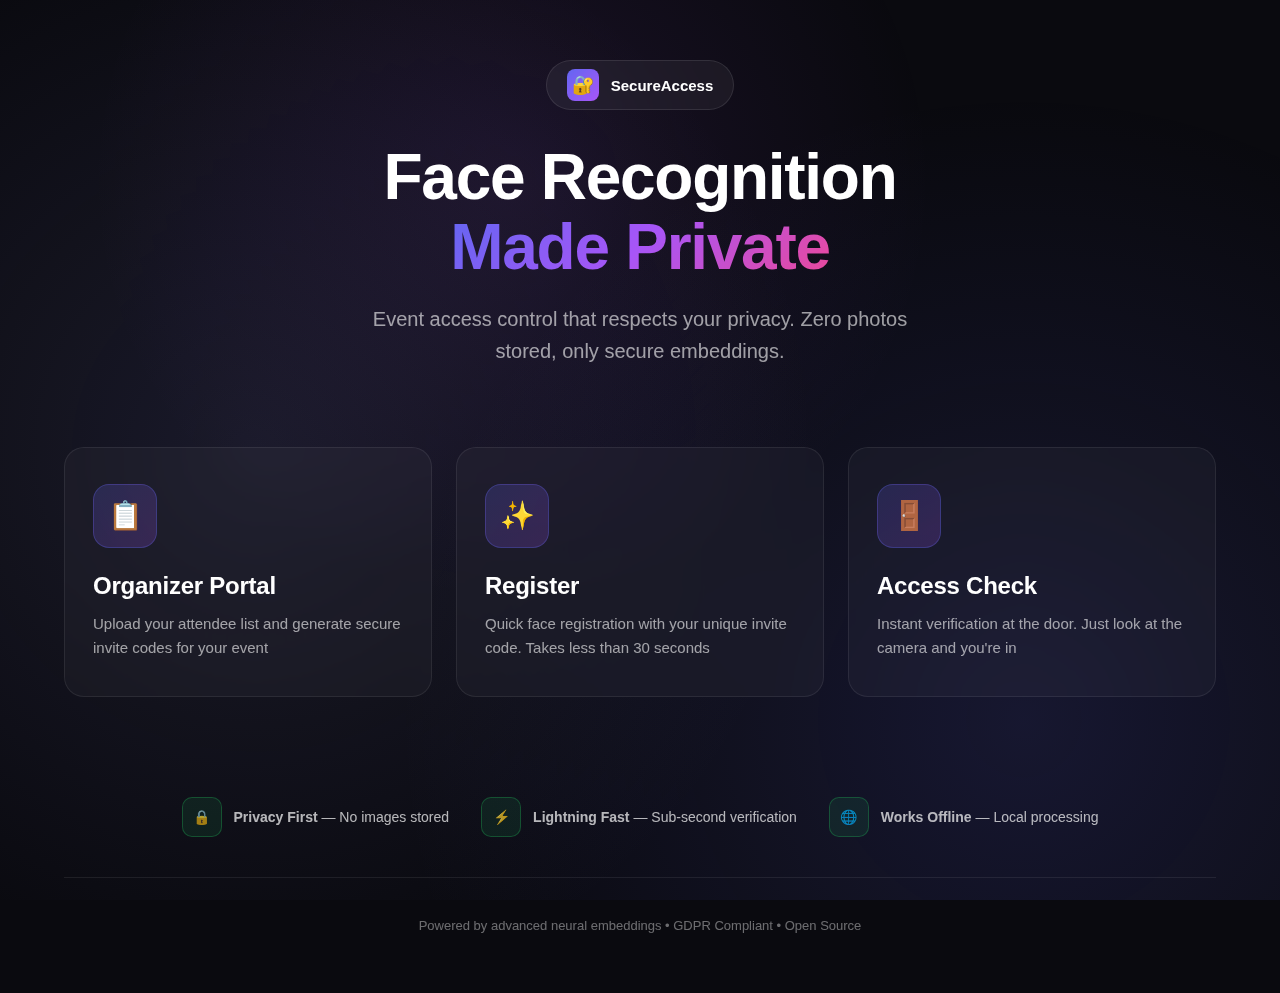
<file: frontend/index.html>
<!-- first phase completed, the issues in this phase is that face recognition is still giving the false positive. This will be fixed in phase 2. -->
<!DOCTYPE html>
<html lang="en">
<head>
    <meta charset="UTF-8">
    <meta name="viewport" content="width=device-width, initial-scale=1.0">
    <title>Face Access Control System</title>
    <!-- Favicon -->
    <link rel="icon" type="image/svg+xml" href="public/favicon.svg">
    <link rel="alternate icon" href="/favicon.ico">

    <style>
        * {
            margin: 0;
            padding: 0;
            box-sizing: border-box;
        }
        
        body {
            font-family: 'Inter', -apple-system, BlinkMacSystemFont, 'Segoe UI', Roboto, sans-serif;
            background: #0a0a0f;
            color: #ffffff;
            min-height: 100vh;
            overflow-x: hidden;
        }
        
        /* Animated gradient background */
        .bg-gradient {
            position: fixed;
            top: 0;
            left: 0;
            width: 100%;
            height: 100%;
            background: radial-gradient(circle at 20% 50%, rgba(120, 119, 198, 0.15) 0%, transparent 50%),
                        radial-gradient(circle at 80% 80%, rgba(99, 102, 241, 0.15) 0%, transparent 50%),
                        radial-gradient(circle at 40% 20%, rgba(168, 85, 247, 0.1) 0%, transparent 40%);
            z-index: 0;
        }
        
        .container {
            position: relative;
            z-index: 1;
            max-width: 1200px;
            margin: 0 auto;
            padding: 60px 24px;
        }
        
        /* Header */
        header {
            text-align: center;
            margin-bottom: 80px;
        }
        
        .logo {
            display: inline-flex;
            align-items: center;
            gap: 12px;
            margin-bottom: 32px;
            padding: 8px 20px;
            background: rgba(255, 255, 255, 0.05);
            border: 1px solid rgba(255, 255, 255, 0.1);
            border-radius: 50px;
            backdrop-filter: blur(10px);
        }
        
        .logo-icon {
            width: 32px;
            height: 32px;
            background: linear-gradient(135deg, #6366f1 0%, #a855f7 100%);
            border-radius: 8px;
            display: flex;
            align-items: center;
            justify-content: center;
            font-size: 18px;
        }
        
        h1 {
            font-size: clamp(40px, 6vw, 64px);
            font-weight: 700;
            margin-bottom: 20px;
            line-height: 1.1;
            letter-spacing: -0.02em;
        }
        
        .gradient-text {
            background: linear-gradient(135deg, #6366f1 0%, #a855f7 50%, #ec4899 100%);
            -webkit-background-clip: text;
            -webkit-text-fill-color: transparent;
            background-clip: text;
        }
        
        .subtitle {
            font-size: 20px;
            color: rgba(255, 255, 255, 0.6);
            max-width: 600px;
            margin: 0 auto;
            line-height: 1.6;
        }
        
        /* Cards Grid */
        .cards-grid {
            display: grid;
            grid-template-columns: repeat(auto-fit, minmax(320px, 1fr));
            gap: 24px;
            margin-bottom: 60px;
        }
        
        .card {
            position: relative;
            background: rgba(255, 255, 255, 0.03);
            border: 1px solid rgba(255, 255, 255, 0.08);
            border-radius: 20px;
            padding: 36px 28px;
            text-decoration: none;
            color: inherit;
            transition: all 0.4s cubic-bezier(0.4, 0, 0.2, 1);
            backdrop-filter: blur(10px);
            overflow: hidden;
        }
        
        .card::before {
            content: '';
            position: absolute;
            top: 0;
            left: 0;
            right: 0;
            height: 2px;
            background: linear-gradient(90deg, transparent, rgba(99, 102, 241, 0.8), transparent);
            opacity: 0;
            transition: opacity 0.4s;
        }
        
        .card:hover {
            transform: translateY(-4px);
            border-color: rgba(99, 102, 241, 0.3);
            background: rgba(255, 255, 255, 0.06);
        }
        
        .card:hover::before {
            opacity: 1;
        }
        
        .card-icon {
            width: 64px;
            height: 64px;
            background: linear-gradient(135deg, rgba(99, 102, 241, 0.2) 0%, rgba(168, 85, 247, 0.2) 100%);
            border: 1px solid rgba(99, 102, 241, 0.3);
            border-radius: 16px;
            display: flex;
            align-items: center;
            justify-content: center;
            font-size: 28px;
            margin-bottom: 24px;
            transition: all 0.4s;
        }
        
        .card:hover .card-icon {
            transform: scale(1.05) rotate(5deg);
            background: linear-gradient(135deg, rgba(99, 102, 241, 0.3) 0%, rgba(168, 85, 247, 0.3) 100%);
        }
        
        .card-title {
            font-size: 24px;
            font-weight: 600;
            margin-bottom: 12px;
            letter-spacing: -0.01em;
        }
        
        .card-desc {
            font-size: 15px;
            color: rgba(255, 255, 255, 0.6);
            line-height: 1.6;
        }
        
        /* Features */
        .features {
            display: flex;
            flex-wrap: wrap;
            justify-content: center;
            gap: 32px;
            padding: 40px 0;
        }
        
        .feature {
            display: flex;
            align-items: center;
            gap: 12px;
            font-size: 14px;
            color: rgba(255, 255, 255, 0.7);
        }
        
        .feature-icon {
            width: 40px;
            height: 40px;
            background: rgba(34, 197, 94, 0.1);
            border: 1px solid rgba(34, 197, 94, 0.3);
            border-radius: 10px;
            display: flex;
            align-items: center;
            justify-content: center;
        }
        
        /* Footer */
        footer {
            text-align: center;
            padding-top: 40px;
            border-top: 1px solid rgba(255, 255, 255, 0.08);
        }
        
        .footer-text {
            font-size: 13px;
            color: rgba(255, 255, 255, 0.4);
        }
        
        /* Responsive */
        @media (max-width: 768px) {
            .container {
                padding: 40px 20px;
            }
            
            header {
                margin-bottom: 50px;
            }
            
            .cards-grid {
                grid-template-columns: 1fr;
            }
            
            .features {
                flex-direction: column;
                align-items: flex-start;
                gap: 20px;
            }
        }
    </style>
</head>
<body>
    <div class="bg-gradient"></div>
    
    <div class="container">
        <header>
            <div class="logo">
                <div class="logo-icon">🔐</div>
                <span style="font-weight: 600; font-size: 15px;">SecureAccess</span>
            </div>
            
            <h1>
                Face Recognition<br>
                <span class="gradient-text">Made Private</span>
            </h1>
            
            <p class="subtitle">
                Event access control that respects your privacy. Zero photos stored, only secure embeddings.
            </p>
        </header>
        
        <div class="cards-grid">
            <a href="/organizer" class="card">
                <div class="card-icon">📋</div>
                <div class="card-title">Organizer Portal</div>
                <div class="card-desc">
                    Upload your attendee list and generate secure invite codes for your event
                </div>
            </a>
            
            <a href="/register" class="card">
                <div class="card-icon">✨</div>
                <div class="card-title">Register</div>
                <div class="card-desc">
                    Quick face registration with your unique invite code. Takes less than 30 seconds
                </div>
            </a>
            
            <a href="/access" class="card">
                <div class="card-icon">🚪</div>
                <div class="card-title">Access Check</div>
                <div class="card-desc">
                    Instant verification at the door. Just look at the camera and you're in
                </div>
            </a>
        </div>
        
        <div class="features">
            <div class="feature">
                <div class="feature-icon">🔒</div>
                <span><strong>Privacy First</strong> — No images stored</span>
            </div>
            <div class="feature">
                <div class="feature-icon">⚡</div>
                <span><strong>Lightning Fast</strong> — Sub-second verification</span>
            </div>
            <div class="feature">
                <div class="feature-icon">🌐</div>
                <span><strong>Works Offline</strong> — Local processing</span>
            </div>
        </div>
        
        <footer>
            <p class="footer-text">
                Powered by advanced neural embeddings • GDPR Compliant • Open Source
            </p>
        </footer>
    </div>
</body>
</html>
</file>
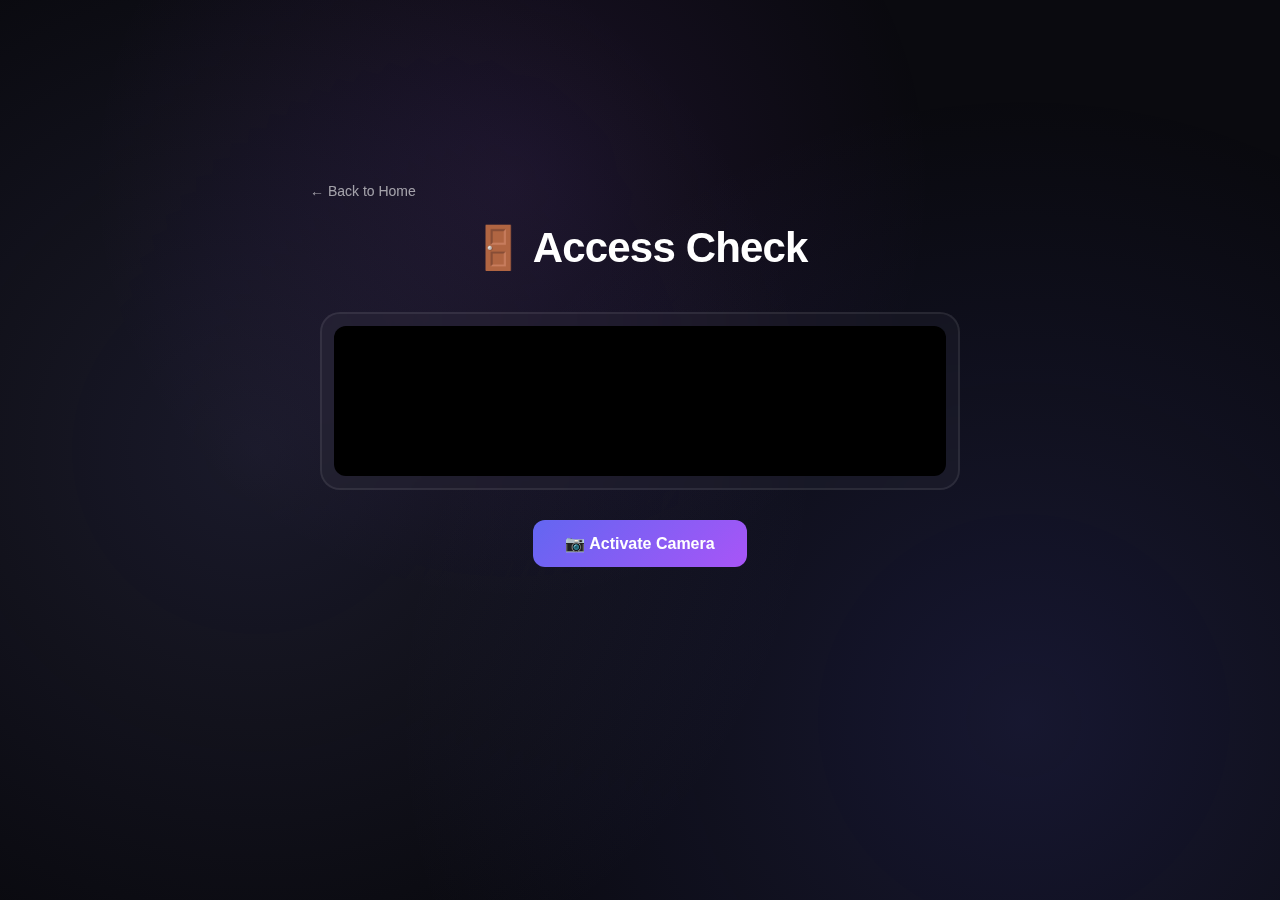
<file: frontend/access/index.html>
<!DOCTYPE html>
<html lang="en">
<head>
    <meta charset="UTF-8">
    <meta name="viewport" content="width=device-width, initial-scale=1.0">
    <title>Access Check - Face Access</title>
    <style>
        * {
            margin: 0;
            padding: 0;
            box-sizing: border-box;
        }
        
        body {
            font-family: 'Inter', -apple-system, BlinkMacSystemFont, 'Segoe UI', Roboto, sans-serif;
            background: #0a0a0f;
            color: #ffffff;
            min-height: 100vh;
            display: flex;
            flex-direction: column;
            align-items: center;
            justify-content: center;
            overflow-x: hidden;
            padding: 20px;
        }
        
        /* Animated gradient background */
        .bg-gradient {
            position: fixed;
            top: 0;
            left: 0;
            width: 100%;
            height: 100%;
            background: radial-gradient(circle at 20% 50%, rgba(120, 119, 198, 0.15) 0%, transparent 50%),
                        radial-gradient(circle at 80% 80%, rgba(99, 102, 241, 0.15) 0%, transparent 50%),
                        radial-gradient(circle at 40% 20%, rgba(168, 85, 247, 0.1) 0%, transparent 40%);
            z-index: 0;
        }
        
        .container {
            position: relative;
            z-index: 1;
            text-align: center;
            width: 100%;
            max-width: 700px;
            padding: 40px 20px;
        }
        
        /* Back button */
        .back-link {
            position: absolute;
            top: 0;
            left: 20px;
            display: inline-flex;
            align-items: center;
            gap: 8px;
            color: rgba(255, 255, 255, 0.6);
            text-decoration: none;
            font-size: 14px;
            transition: color 0.3s;
        }
        
        .back-link:hover {
            color: rgba(255, 255, 255, 0.9);
        }
        
        h1 {
            font-size: clamp(32px, 5vw, 42px);
            font-weight: 700;
            margin-bottom: 40px;
            letter-spacing: -0.02em;
        }
        
        /* Video wrapper */
        .video-wrapper {
            position: relative;
            width: 100%;
            max-width: 640px;
            margin: 0 auto 30px;
            background: rgba(255, 255, 255, 0.03);
            border: 2px solid rgba(255, 255, 255, 0.08);
            border-radius: 20px;
            padding: 12px;
            backdrop-filter: blur(10px);
            transition: all 0.3s;
        }
        
        video {
            width: 100%;
            border-radius: 12px;
            background: #000;
            transform: scaleX(-1);
            display: block;
        }
        
        video.active {
            border: 3px solid transparent;
        }
        
        .video-wrapper.active {
            border-color: rgba(99, 102, 241, 0.5);
            box-shadow: 0 0 30px rgba(99, 102, 241, 0.2);
        }
        
        #canvas {
            display: none;
        }
        
        /* Controls */
        .controls {
            margin-top: 30px;
            display: flex;
            justify-content: center;
            gap: 12px;
            flex-wrap: wrap;
        }
        
        button {
            padding: 14px 32px;
            font-size: 16px;
            font-weight: 600;
            border-radius: 12px;
            border: none;
            cursor: pointer;
            background: linear-gradient(135deg, #6366f1 0%, #a855f7 100%);
            color: white;
            transition: all 0.3s;
            min-width: 180px;
        }
        
        button:hover {
            transform: translateY(-2px);
            box-shadow: 0 10px 30px rgba(99, 102, 241, 0.3);
        }
        
        button:disabled {
            opacity: 0.5;
            cursor: not-allowed;
            transform: none;
        }
        
        #checkBtn {
            display: none;
            background: linear-gradient(135deg, #10b981 0%, #059669 100%);
        }
        
        #checkBtn:hover {
            box-shadow: 0 10px 30px rgba(16, 185, 129, 0.3);
        }
        
        /* Result */
        #result {
            margin-top: 30px;
            min-height: 80px;
            display: flex;
            align-items: center;
            justify-content: center;
        }
        
        .result {
            padding: 20px 28px;
            border-radius: 16px;
            background: rgba(255, 255, 255, 0.05);
            border: 1px solid rgba(255, 255, 255, 0.1);
            animation: fadeIn 0.4s ease-out;
            max-width: 500px;
            width: 100%;
        }
        
        .result.ok {
            background: rgba(16, 185, 129, 0.1);
            border-color: rgba(16, 185, 129, 0.3);
        }
        
        .result.no {
            background: rgba(239, 68, 68, 0.1);
            border-color: rgba(239, 68, 68, 0.3);
        }
        
        .result-icon {
            font-size: 48px;
            margin-bottom: 12px;
            animation: scaleIn 0.5s ease-out;
        }
        
        .result-title {
            font-size: 24px;
            font-weight: 700;
            margin-bottom: 8px;
            letter-spacing: -0.01em;
        }
        
        .result.ok .result-title {
            color: rgba(16, 185, 129, 1);
        }
        
        .result.no .result-title {
            color: rgba(239, 68, 68, 1);
        }
        
        .info {
            font-size: 14px;
            margin-top: 8px;
            opacity: 0.9;
            color: rgba(255, 255, 255, 0.7);
            line-height: 1.5;
        }
        
        @keyframes fadeIn {
            from {
                opacity: 0;
                transform: translateY(20px);
            }
            to {
                opacity: 1;
                transform: translateY(0);
            }
        }
        
        @keyframes scaleIn {
            from {
                transform: scale(0);
                opacity: 0;
            }
            to {
                transform: scale(1);
                opacity: 1;
            }
        }
        
        /* Status indicator */
        .status-indicator {
            display: inline-flex;
            align-items: center;
            gap: 8px;
            margin-top: 20px;
            padding: 10px 20px;
            background: rgba(99, 102, 241, 0.1);
            border: 1px solid rgba(99, 102, 241, 0.3);
            border-radius: 50px;
            font-size: 14px;
            color: rgba(99, 102, 241, 1);
        }
        
        .status-dot {
            width: 8px;
            height: 8px;
            background: rgba(99, 102, 241, 1);
            border-radius: 50%;
            animation: pulse 2s ease-in-out infinite;
        }
        
        @keyframes pulse {
            0%, 100% {
                opacity: 1;
                transform: scale(1);
            }
            50% {
                opacity: 0.5;
                transform: scale(1.2);
            }
        }
        
        /* Responsive */
        @media (max-width: 768px) {
            .container {
                padding: 30px 16px;
            }
            
            h1 {
                font-size: 32px;
                margin-bottom: 30px;
            }
            
            .back-link {
                position: static;
                margin-bottom: 24px;
            }
            
            button {
                min-width: 160px;
                padding: 12px 24px;
                font-size: 15px;
            }
            
            .result-icon {
                font-size: 40px;
            }
            
            .result-title {
                font-size: 20px;
            }
        }
    </style>
</head>
<body>
    <div class="bg-gradient"></div>
    
    <div class="container">
        <a href="/" class="back-link">← Back to Home</a>
        
        <h1>🚪 Access Check</h1>
        
        <div class="video-wrapper" id="videoWrapper">
            <video id="video" autoplay playsinline></video>
            <canvas id="canvas"></canvas>
        </div>
        
        <div class="controls">
            <button id="startBtn">📷 Activate Camera</button>
            <button id="checkBtn">🔍 Check Access</button>
        </div>
        
        <div id="result"></div>
    </div>
    
    <script src="camera.js"></script>
</body>
</html>
</file>
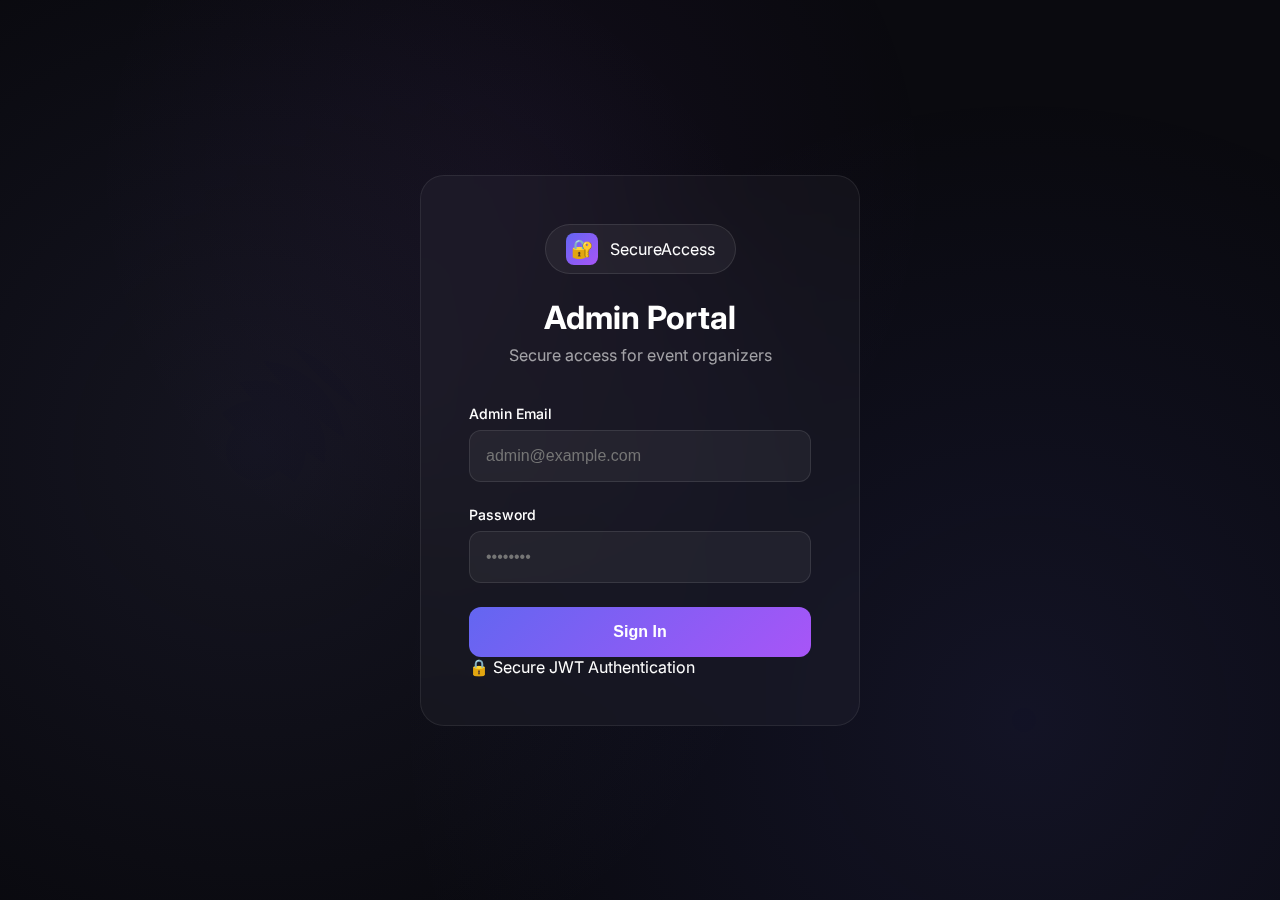
<file: frontend/admin-panel/admin.html>
<!DOCTYPE html>
<html lang="en">
<head>
    <meta charset="UTF-8">
    <meta name="viewport" content="width=device-width, initial-scale=1.0">
    <title>Admin Login - SecureAccess</title>
    <link rel="stylesheet" href="admin.css">
    <link rel="icon" type="image/svg+xml" href="favicon.svg">
    <link rel="preconnect" href="https://fonts.googleapis.com">
    <link rel="preconnect" href="https://fonts.gstatic.com" crossorigin>
    <link href="https://fonts.googleapis.com/css2?family=Inter:wght@300;400;500;600;700&display=swap" rel="stylesheet">
</head>
<body>
    <div class="bg-gradient"></div>
    
    <div class="login-container">
        <div class="login-card">
            <div class="login-header">
                <div class="logo">
                    <div class="logo-icon">🔐</div>
                    <span>SecureAccess</span>
                </div>
                <h1>Admin Portal</h1>
                <p class="subtitle">Secure access for event organizers</p>
            </div>
            
            <form id="loginForm" class="login-form">
                <div class="input-group">
                    <label for="email">Admin Email</label>
                    <input type="email" id="email" placeholder="admin@example.com" required>
                </div>
                
                <div class="input-group">
                    <label for="password">Password</label>
                    <input type="password" id="password" placeholder="••••••••" required>
                </div>
                
                <div class="form-footer">
                    <button type="submit" class="btn-login">
                        <span class="btn-text">Sign In</span>
                        <span class="btn-loader" style="display: none;">Loading...</span>
                    </button>
                </div>
                
                <div id="loginError" class="error-message" style="display: none;"></div>
            </form>
            
            <div class="login-footer">
                <p class="security-note">
                    <span>🔒</span> Secure JWT Authentication
                </p>
            </div>
        </div>
        
        <div class="demo-credentials" style="display: none;">
            <p>Demo: Use any credentials (simulated login)</p>
        </div>
    </div>
    
    <script src="admin.js"></script>
    <script>
        // Simple simulated login for demo
        document.getElementById('loginForm').addEventListener('submit', function(e) {
            e.preventDefault();
            
            const email = document.getElementById('email').value;
            const password = document.getElementById('password').value;
            const btn = document.querySelector('.btn-login');
            const btnText = document.querySelector('.btn-text');
            const btnLoader = document.querySelector('.btn-loader');
            const errorDiv = document.getElementById('loginError');
            
            // Show loading
            btnText.style.display = 'none';
            btnLoader.style.display = 'inline';
            btn.disabled = true;
            
            // Simulate API call delay
            setTimeout(() => {
                // For demo purposes, accept any non-empty credentials
                if (email && password) {
                    // Store token in localStorage
                    localStorage.setItem('adminToken', 'demo-jwt-token-' + Date.now());
                    localStorage.setItem('adminEmail', email);
                    
                    // Redirect to main admin portal
                    window.location.href = 'index.html';
                } else {
                    errorDiv.textContent = 'Please enter both email and password';
                    errorDiv.style.display = 'block';
                    
                    btnText.style.display = 'inline';
                    btnLoader.style.display = 'none';
                    btn.disabled = false;
                }
            }, 1000);
        });
    </script>
</body>
</html>
</file>
<file: frontend/admin-panel/admin.css>
* {
    margin: 0;
    padding: 0;
    box-sizing: border-box;
}

body {
    font-family: 'Inter', -apple-system, BlinkMacSystemFont, 'Segoe UI', Roboto, sans-serif;
    background: #0a0a0f;
    color: #ffffff;
    min-height: 100vh;
}

/* Background */
.bg-gradient {
    position: fixed;
    top: 0;
    left: 0;
    width: 100%;
    height: 100%;
    background: radial-gradient(circle at 20% 50%, rgba(120, 119, 198, 0.1) 0%, transparent 50%),
                radial-gradient(circle at 80% 80%, rgba(99, 102, 241, 0.1) 0%, transparent 50%),
                radial-gradient(circle at 40% 20%, rgba(168, 85, 247, 0.05) 0%, transparent 40%);
    z-index: 0;
}

/* Login Page */
.login-container {
    position: relative;
    z-index: 1;
    min-height: 100vh;
    display: flex;
    align-items: center;
    justify-content: center;
    padding: 20px;
}

.login-card {
    background: rgba(255, 255, 255, 0.03);
    border: 1px solid rgba(255, 255, 255, 0.08);
    border-radius: 24px;
    padding: 48px;
    width: 100%;
    max-width: 440px;
    backdrop-filter: blur(20px);
}

.login-header {
    text-align: center;
    margin-bottom: 40px;
}

.logo {
    display: inline-flex;
    align-items: center;
    gap: 12px;
    margin-bottom: 24px;
    padding: 8px 20px;
    background: rgba(255, 255, 255, 0.05);
    border: 1px solid rgba(255, 255, 255, 0.1);
    border-radius: 50px;
}

.logo-icon {
    width: 32px;
    height: 32px;
    background: linear-gradient(135deg, #6366f1 0%, #a855f7 100%);
    border-radius: 8px;
    display: flex;
    align-items: center;
    justify-content: center;
    font-size: 18px;
}

.login-card h1 {
    font-size: 32px;
    font-weight: 700;
    margin-bottom: 8px;
}

.subtitle {
    color: rgba(255, 255, 255, 0.6);
    font-size: 16px;
}

.login-form .input-group {
    margin-bottom: 24px;
}

.login-form label {
    display: block;
    margin-bottom: 8px;
    font-weight: 500;
    font-size: 14px;
}

.login-form input {
    width: 100%;
    padding: 16px;
    background: rgba(255, 255, 255, 0.05);
    border: 1px solid rgba(255, 255, 255, 0.1);
    border-radius: 12px;
    color: white;
    font-size: 16px;
    transition: all 0.2s;
}

.login-form input:focus {
    outline: none;
    border-color: #6366f1;
    background: rgba(255, 255, 255, 0.08);
}

.btn-login {
    width: 100%;
    padding: 16px;
    background: linear-gradient(135deg, #6366f1 0%, #a855f7 100%);
    color: white;
    border: none;
    border-radius: 12px;
    font-size: 16px;
    font-weight: 600;
    cursor: pointer;
    transition: transform 0.2s;
}

.btn-login:hover {
    transform: translateY(-2px);
}

.btn-login:disabled {
    opacity: 0.7;
    cursor: not-allowed;
}

.error-message {
    background: rgba(239, 68, 68, 0.1);
    border: 1px solid rgba(239, 68, 68, 0.3);
    color: #f87171;
    padding: 12px;
    border-radius: 8px;
    margin-top: 16px;
    font-size: 14px;
}

/* Admin Portal Layout */
.sidebar {
    position: fixed;
    left: 0;
    top: 0;
    width: 260px;
    height: 100vh;
    background: rgba(255, 255, 255, 0.02);
    border-right: 1px solid rgba(255, 255, 255, 0.05);
    padding: 24px;
    display: flex;
    flex-direction: column;
    z-index: 100;
}

.sidebar-header {
    margin-bottom: 40px;
}

.logo-text {
    font-weight: 600;
    font-size: 18px;
}

.logo-subtext {
    display: block;
    font-size: 12px;
    color: rgba(255, 255, 255, 0.4);
    margin-top: 2px;
}

.sidebar-menu {
    flex: 1;
}

.menu-item {
    display: flex;
    align-items: center;
    gap: 12px;
    padding: 12px 16px;
    color: rgba(255, 255, 255, 0.6);
    text-decoration: none;
    border-radius: 8px;
    margin-bottom: 8px;
    transition: all 0.2s;
}

.menu-item:hover {
    background: rgba(255, 255, 255, 0.05);
    color: white;
}

.menu-item.active {
    background: rgba(99, 102, 241, 0.1);
    color: #6366f1;
    font-weight: 500;
}

.menu-item i {
    width: 20px;
    text-align: center;
}

.sidebar-footer {
    margin-top: auto;
    padding-top: 24px;
    border-top: 1px solid rgba(255, 255, 255, 0.05);
}

.user-info {
    display: flex;
    align-items: center;
    gap: 12px;
    margin-bottom: 16px;
}

.user-avatar {
    width: 40px;
    height: 40px;
    background: linear-gradient(135deg, #6366f1 0%, #a855f7 100%);
    border-radius: 10px;
    display: flex;
    align-items: center;
    justify-content: center;
}

.user-name {
    display: block;
    font-weight: 500;
    font-size: 14px;
}

.user-role {
    font-size: 12px;
    color: rgba(255, 255, 255, 0.4);
}

.btn-logout {
    width: 100%;
    padding: 10px;
    background: rgba(239, 68, 68, 0.1);
    color: #f87171;
    border: 1px solid rgba(239, 68, 68, 0.2);
    border-radius: 8px;
    cursor: pointer;
    display: flex;
    align-items: center;
    justify-content: center;
    gap: 8px;
    transition: all 0.2s;
}

.btn-logout:hover {
    background: rgba(239, 68, 68, 0.2);
}

.main-content {
    margin-left: 260px;
    min-height: 100vh;
}

.topbar {
    padding: 24px 32px;
    display: flex;
    justify-content: space-between;
    align-items: center;
    border-bottom: 1px solid rgba(255, 255, 255, 0.05);
}

.topbar h1 {
    font-size: 28px;
    font-weight: 700;
}

.page-subtitle {
    color: rgba(255, 255, 255, 0.6);
    font-size: 14px;
    margin-top: 4px;
}

.search-box {
    position: relative;
    width: 300px;
}

.search-box i {
    position: absolute;
    left: 16px;
    top: 50%;
    transform: translateY(-50%);
    color: rgba(255, 255, 255, 0.4);
}

.search-box input {
    width: 100%;
    padding: 12px 16px 12px 44px;
    background: rgba(255, 255, 255, 0.05);
    border: 1px solid rgba(255, 255, 255, 0.1);
    border-radius: 12px;
    color: white;
    font-size: 14px;
}

.notification-bell {
    position: relative;
    width: 40px;
    height: 40px;
    background: rgba(255, 255, 255, 0.05);
    border-radius: 12px;
    display: flex;
    align-items: center;
    justify-content: center;
    cursor: pointer;
}

.notification-count {
    position: absolute;
    top: -4px;
    right: -4px;
    background: #ef4444;
    color: white;
    font-size: 10px;
    width: 18px;
    height: 18px;
    border-radius: 50%;
    display: flex;
    align-items: center;
    justify-content: center;
}

.content-wrapper {
    padding: 32px;
}

.content-section {
    display: none;
}

.content-section.active {
    display: block;
    animation: fadeIn 0.3s ease;
}

@keyframes fadeIn {
    from { opacity: 0; }
    to { opacity: 1; }
}

/* Stats Cards */
.stats-grid {
    display: grid;
    grid-template-columns: repeat(auto-fit, minmax(240px, 1fr));
    gap: 20px;
    margin-bottom: 32px;
}

.stat-card {
    background: rgba(255, 255, 255, 0.03);
    border: 1px solid rgba(255, 255, 255, 0.08);
    border-radius: 16px;
    padding: 24px;
    transition: transform 0.2s;
}

.stat-card:hover {
    transform: translateY(-4px);
    border-color: rgba(99, 102, 241, 0.3);
}

.stat-header {
    display: flex;
    justify-content: space-between;
    align-items: center;
    margin-bottom: 16px;
}

.stat-header h3 {
    font-size: 14px;
    font-weight: 500;
    color: rgba(255, 255, 255, 0.6);
}

.stat-icon {
    font-size: 24px;
    color: #6366f1;
}

.stat-value {
    font-size: 36px;
    font-weight: 700;
    margin-bottom: 12px;
}

.stat-trend {
    font-size: 14px;
    color: rgba(255, 255, 255, 0.5);
}

.trend-up {
    color: #10b981;
    font-weight: 500;
}

.status-good {
    color: #10b981;
    font-weight: 600;
}

.latency-good {
    color: #3b82f6;
}

/* Charts */
.charts-grid {
    display: grid;
    grid-template-columns: repeat(auto-fit, minmax(400px, 1fr));
    gap: 24px;
    margin-bottom: 32px;
}

.chart-card {
    background: rgba(255, 255, 255, 0.03);
    border: 1px solid rgba(255, 255, 255, 0.08);
    border-radius: 16px;
    padding: 24px;
}

.chart-card h3 {
    font-size: 18px;
    margin-bottom: 20px;
}

.chart-placeholder {
    height: 300px;
    display: flex;
    align-items: center;
    justify-content: center;
}

/* Activity */
.recent-activity {
    background: rgba(255, 255, 255, 0.03);
    border: 1px solid rgba(255, 255, 255, 0.08);
    border-radius: 16px;
    padding: 24px;
}

.recent-activity h3 {
    font-size: 18px;
    margin-bottom: 20px;
}

.activity-list {
    display: flex;
    flex-direction: column;
    gap: 16px;
}

.activity-item {
    display: flex;
    align-items: center;
    gap: 16px;
    padding: 16px;
    background: rgba(255, 255, 255, 0.02);
    border-radius: 12px;
}

.activity-icon {
    width: 40px;
    height: 40px;
    border-radius: 10px;
    display: flex;
    align-items: center;
    justify-content: center;
    font-size: 18px;
}

.activity-icon.success {
    background: rgba(16, 185, 129, 0.1);
    color: #10b981;
}

.activity-icon.warning {
    background: rgba(245, 158, 11, 0.1);
    color: #f59e0b;
}

.activity-icon.info {
    background: rgba(59, 130, 246, 0.1);
    color: #3b82f6;
}

.activity-content p {
    margin-bottom: 4px;
}

.activity-time {
    font-size: 12px;
    color: rgba(255, 255, 255, 0.4);
}

/* Buttons */
.btn-primary {
    background: linear-gradient(135deg, #6366f1 0%, #a855f7 100%);
    color: white;
    border: none;
    padding: 12px 20px;
    border-radius: 10px;
    font-weight: 500;
    cursor: pointer;
    display: inline-flex;
    align-items: center;
    gap: 8px;
    transition: transform 0.2s;
}

.btn-primary:hover {
    transform: translateY(-2px);
}

.btn-secondary {
    background: rgba(255, 255, 255, 0.05);
    color: white;
    border: 1px solid rgba(255, 255, 255, 0.1);
    padding: 12px 20px;
    border-radius: 10px;
    font-weight: 500;
    cursor: pointer;
    display: inline-flex;
    align-items: center;
    gap: 8px;
    transition: all 0.2s;
}

.btn-secondary:hover {
    background: rgba(255, 255, 255, 0.1);
    border-color: rgba(255, 255, 255, 0.2);
}

.btn-danger {
    background: rgba(239, 68, 68, 0.1);
    color: #ef4444;
    border: 1px solid rgba(239, 68, 68, 0.2);
    padding: 12px 20px;
    border-radius: 10px;
    font-weight: 500;
    cursor: pointer;
    display: inline-flex;
    align-items: center;
    gap: 8px;
    transition: all 0.2s;
}

.btn-danger:hover {
    background: rgba(239, 68, 68, 0.2);
}

.btn-small {
    background: rgba(255, 255, 255, 0.05);
    color: white;
    border: 1px solid rgba(255, 255, 255, 0.1);
    padding: 6px 12px;
    border-radius: 6px;
    font-size: 12px;
    cursor: pointer;
    transition: all 0.2s;
}

.btn-small:hover {
    background: rgba(255, 255, 255, 0.1);
}

/* Table Styles */
.table-container {
    overflow-x: auto;
    background: rgba(255, 255, 255, 0.02);
    border: 1px solid rgba(255, 255, 255, 0.05);
    border-radius: 16px;
    margin-bottom: 24px;
}

table {
    width: 100%;
    border-collapse: collapse;
}

thead {
    background: rgba(255, 255, 255, 0.03);
}

th {
    padding: 16px;
    text-align: left;
    font-weight: 500;
    font-size: 14px;
    color: rgba(255, 255, 255, 0.6);
    border-bottom: 1px solid rgba(255, 255, 255, 0.05);
}

td {
    padding: 16px;
    border-bottom: 1px solid rgba(255, 255, 255, 0.05);
}

tbody tr:hover {
    background: rgba(255, 255, 255, 0.02);
}

.status-badge {
    padding: 4px 12px;
    border-radius: 20px;
    font-size: 12px;
    font-weight: 500;
}

.status-pending {
    background: rgba(245, 158, 11, 0.1);
    color: #f59e0b;
}

.status-registered {
    background: rgba(59, 130, 246, 0.1);
    color: #3b82f6;
}

.status-verified {
    background: rgba(16, 185, 129, 0.1);
    color: #10b981;
}

.status-blocked {
    background: rgba(239, 68, 68, 0.1);
    color: #ef4444;
}

/* Pagination */
.pagination {
    display: flex;
    align-items: center;
    justify-content: center;
    gap: 16px;
    padding: 20px;
}

.btn-pagination {
    background: rgba(255, 255, 255, 0.05);
    color: white;
    border: 1px solid rgba(255, 255, 255, 0.1);
    padding: 8px 16px;
    border-radius: 8px;
    cursor: pointer;
    display: flex;
    align-items: center;
    gap: 8px;
}

.btn-pagination:disabled {
    opacity: 0.5;
    cursor: not-allowed;
}

.page-info {
    font-size: 14px;
    color: rgba(255, 255, 255, 0.6);
}

.page-size {
    font-size: 14px;
    color: rgba(255, 255, 255, 0.6);
}

.page-size select {
    background: rgba(255, 255, 255, 0.05);
    color: white;
    border: 1px solid rgba(255, 255, 255, 0.1);
    border-radius: 6px;
    padding: 4px 8px;
    margin: 0 8px;
}

/* Upload Section */
.upload-container {
    max-width: 800px;
    margin: 0 auto;
}

.upload-card {
    background: rgba(255, 255, 255, 0.03);
    border: 1px solid rgba(255, 255, 255, 0.08);
    border-radius: 20px;
    padding: 40px;
    text-align: center;
}

.upload-icon {
    font-size: 48px;
    color: #6366f1;
    margin-bottom: 24px;
}

.upload-description {
    color: rgba(255, 255, 255, 0.6);
    margin-bottom: 32px;
    line-height: 1.6;
}

.upload-area {
    border: 2px dashed rgba(255, 255, 255, 0.1);
    border-radius: 16px;
    padding: 48px 32px;
    margin-bottom: 32px;
    cursor: pointer;
    transition: all 0.3s;
}

.upload-area:hover {
    border-color: #6366f1;
    background: rgba(99, 102, 241, 0.02);
}

.upload-area i {
    font-size: 48px;
    color: rgba(255, 255, 255, 0.4);
    margin-bottom: 16px;
}

.file-requirements {
    font-size: 14px;
    color: rgba(255, 255, 255, 0.4);
    margin-top: 16px;
}

.csv-template {
    text-align: left;
    margin-top: 40px;
    padding-top: 32px;
    border-top: 1px solid rgba(255, 255, 255, 0.05);
}

.code-block {
    background: rgba(0, 0, 0, 0.3);
    border: 1px solid rgba(255, 255, 255, 0.1);
    border-radius: 8px;
    padding: 16px;
    margin: 16px 0;
    overflow-x: auto;
}

.code-block pre {
    font-family: 'Courier New', monospace;
    font-size: 14px;
    color: rgba(255, 255, 255, 0.8);
}

.progress-bar {
    width: 100%;
    height: 8px;
    background: rgba(255, 255, 255, 0.05);
    border-radius: 4px;
    overflow: hidden;
    margin: 20px 0;
}

.progress-fill {
    height: 100%;
    background: linear-gradient(90deg, #6366f1, #a855f7);
    transition: width 0.3s;
}

.progress-text {
    display: flex;
    justify-content: space-between;
    font-size: 14px;
    color: rgba(255, 255, 255, 0.6);
}

.results-grid {
    display: grid;
    grid-template-columns: repeat(3, 1fr);
    gap: 20px;
    margin: 24px 0;
}

.result-item {
    padding: 20px;
    border-radius: 12px;
    text-align: center;
}

.result-item.success {
    background: rgba(16, 185, 129, 0.1);
    border: 1px solid rgba(16, 185, 129, 0.2);
}

.result-item.skipped {
    background: rgba(245, 158, 11, 0.1);
    border: 1px solid rgba(245, 158, 11, 0.2);
}

.result-item.error {
    background: rgba(239, 68, 68, 0.1);
    border: 1px solid rgba(239, 68, 68, 0.2);
}

.result-count {
    display: block;
    font-size: 32px;
    font-weight: 700;
    margin-bottom: 8px;
}

.result-item.success .result-count {
    color: #10b981;
}

.result-item.skipped .result-count {
    color: #f59e0b;
}

.result-item.error .result-count {
    color: #ef4444;
}

.skipped-list {
    background: rgba(0, 0, 0, 0.2);
    border: 1px solid rgba(255, 255, 255, 0.05);
    border-radius: 8px;
    padding: 16px;
    margin-top: 16px;
    max-height: 200px;
    overflow-y: auto;
}

.skipped-list ul {
    list-style: none;
    text-align: left;
}

.skipped-list li {
    padding: 8px;
    border-bottom: 1px solid rgba(255, 255, 255, 0.05);
    font-size: 14px;
    color: rgba(255, 255, 255, 0.6);
}

.skipped-list li:last-child {
    border-bottom: none;
}

/* Settings */
.settings-container {
    max-width: 800px;
    margin: 0 auto;
}

.settings-card {
    background: rgba(255, 255, 255, 0.03);
    border: 1px solid rgba(255, 255, 255, 0.08);
    border-radius: 20px;
    padding: 40px;
}

.settings-group {
    margin-bottom: 40px;
}

.settings-group h3 {
    font-size: 18px;
    margin-bottom: 24px;
    padding-bottom: 12px;
    border-bottom: 1px solid rgba(255, 255, 255, 0.05);
}

.setting-item {
    display: flex;
    justify-content: space-between;
    align-items: center;
    padding: 20px;
    background: rgba(255, 255, 255, 0.02);
    border-radius: 12px;
    margin-bottom: 12px;
}

.setting-info h4 {
    font-size: 16px;
    margin-bottom: 4px;
}

.setting-info p {
    font-size: 14px;
    color: rgba(255, 255, 255, 0.6);
}

.setting-control {
    display: flex;
    align-items: center;
    gap: 16px;
}

.switch {
    position: relative;
    display: inline-block;
    width: 52px;
    height: 28px;
}

.switch input {
    opacity: 0;
    width: 0;
    height: 0;
}

.slider {
    position: absolute;
    cursor: pointer;
    top: 0;
    left: 0;
    right: 0;
    bottom: 0;
    background-color: rgba(255, 255, 255, 0.1);
    transition: .4s;
    border-radius: 34px;
}

.slider:before {
    position: absolute;
    content: "";
    height: 20px;
    width: 20px;
    left: 4px;
    bottom: 4px;
    background-color: white;
    transition: .4s;
    border-radius: 50%;
}

input:checked + .slider {
    background-color: #6366f1;
}

input:checked + .slider:before {
    transform: translateX(24px);
}

.settings-actions {
    display: flex;
    gap: 16px;
    margin-top: 40px;
    padding-top: 32px;
    border-top: 1px solid rgba(255, 255, 255, 0.05);
}

/* Modal */
.modal {
    position: fixed;
    top: 0;
    left: 0;
    width: 100%;
    height: 100%;
    background: rgba(0, 0, 0, 0.8);
    display: flex;
    align-items: center;
    justify-content: center;
    z-index: 1000;
    backdrop-filter: blur(4px);
}

.modal-content {
    background: rgba(255, 255, 255, 0.05);
    border: 1px solid rgba(255, 255, 255, 0.1);
    border-radius: 20px;
    width: 90%;
    max-width: 480px;
    backdrop-filter: blur(20px);
}

.modal-header {
    display: flex;
    justify-content: space-between;
    align-items: center;
    padding: 24px;
    border-bottom: 1px solid rgba(255, 255, 255, 0.05);
}

.modal-close {
    background: none;
    border: none;
    color: rgba(255, 255, 255, 0.6);
    font-size: 24px;
    cursor: pointer;
    width: 32px;
    height: 32px;
    display: flex;
    align-items: center;
    justify-content: center;
    border-radius: 6px;
}

.modal-close:hover {
    background: rgba(255, 255, 255, 0.05);
    color: white;
}

.modal-body {
    padding: 24px;
}

.warning-text {
    background: rgba(239, 68, 68, 0.1);
    border: 1px solid rgba(239, 68, 68, 0.2);
    color: #f87171;
    padding: 16px;
    border-radius: 12px;
    margin-top: 16px;
    font-size: 14px;
    display: flex;
    align-items: flex-start;
    gap: 12px;
}

.modal-footer {
    display: flex;
    justify-content: flex-end;
    gap: 12px;
    padding: 24px;
    border-top: 1px solid rgba(255, 255, 255, 0.05);
}

/* Toast */
.toast-container {
    position: fixed;
    bottom: 24px;
    right: 24px;
    z-index: 1000;
}

.toast {
    background: rgba(255, 255, 255, 0.1);
    border: 1px solid rgba(255, 255, 255, 0.2);
    backdrop-filter: blur(20px);
    border-radius: 12px;
    padding: 16px;
    margin-top: 12px;
    min-width: 300px;
    max-width: 400px;
    display: flex;
    align-items: flex-start;
    gap: 12px;
    animation: slideIn 0.3s ease;
}

@keyframes slideIn {
    from {
        transform: translateX(100%);
        opacity: 0;
    }
    to {
        transform: translateX(0);
        opacity: 1;
    }
}

.toast.success {
    background: rgba(16, 185, 129, 0.1);
    border-color: rgba(16, 185, 129, 0.3);
}

.toast.error {
    background: rgba(239, 68, 68, 0.1);
    border-color: rgba(239, 68, 68, 0.3);
}

.toast.warning {
    background: rgba(245, 158, 11, 0.1);
    border-color: rgba(245, 158, 11, 0.3);
}

.toast-icon {
    font-size: 20px;
}

.toast.success .toast-icon {
    color: #10b981;
}

.toast.error .toast-icon {
    color: #ef4444;
}

.toast.warning .toast-icon {
    color: #f59e0b;
}

.toast-content {
    flex: 1;
}

.toast-title {
    font-weight: 600;
    margin-bottom: 4px;
}

.toast-message {
    font-size: 14px;
    color: rgba(255, 255, 255, 0.8);
}

.toast-close {
    background: none;
    border: none;
    color: rgba(255, 255, 255, 0.6);
    cursor: pointer;
    font-size: 20px;
    width: 24px;
    height: 24px;
    display: flex;
    align-items: center;
    justify-content: center;
    border-radius: 6px;
}

.toast-close:hover {
    background: rgba(255, 255, 255, 0.1);
    color: white;
}

/* Loading Spinner */
.loading-spinner {
    display: flex;
    align-items: center;
    justify-content: center;
    gap: 12px;
    color: rgba(255, 255, 255, 0.6);
}

.loading-spinner i {
    animation: spin 1s linear infinite;
}

@keyframes spin {
    from { transform: rotate(0deg); }
    to { transform: rotate(360deg); }
}

/* Responsive */
@media (max-width: 1024px) {
    .sidebar {
        width: 80px;
        padding: 16px;
    }
    
    .sidebar .logo-text,
    .sidebar .logo-subtext,
    .sidebar .menu-item span,
    .sidebar .user-name,
    .sidebar .user-role,
    .sidebar .btn-logout span {
        display: none;
    }
    
    .main-content {
        margin-left: 80px;
    }
    
    .sidebar-footer .user-info {
        justify-content: center;
    }
    
    .charts-grid {
        grid-template-columns: 1fr;
    }
}

@media (max-width: 768px) {
    .topbar {
        flex-direction: column;
        align-items: flex-start;
        gap: 16px;
    }
    
    .topbar-right {
        width: 100%;
        display: flex;
        justify-content: space-between;
    }
    
    .search-box {
        width: 100%;
        max-width: 300px;
    }
    
    .stats-grid {
        grid-template-columns: 1fr;
    }
    
    .results-grid {
        grid-template-columns: 1fr;
    }
}

@media (max-width: 480px) {
    .content-wrapper {
        padding: 16px;
    }
    
    .login-card {
        padding: 32px 20px;
    }
    
    .upload-card {
        padding: 24px 16px;
    }
    
    .settings-card {
        padding: 24px 16px;
    }
}
</file>
